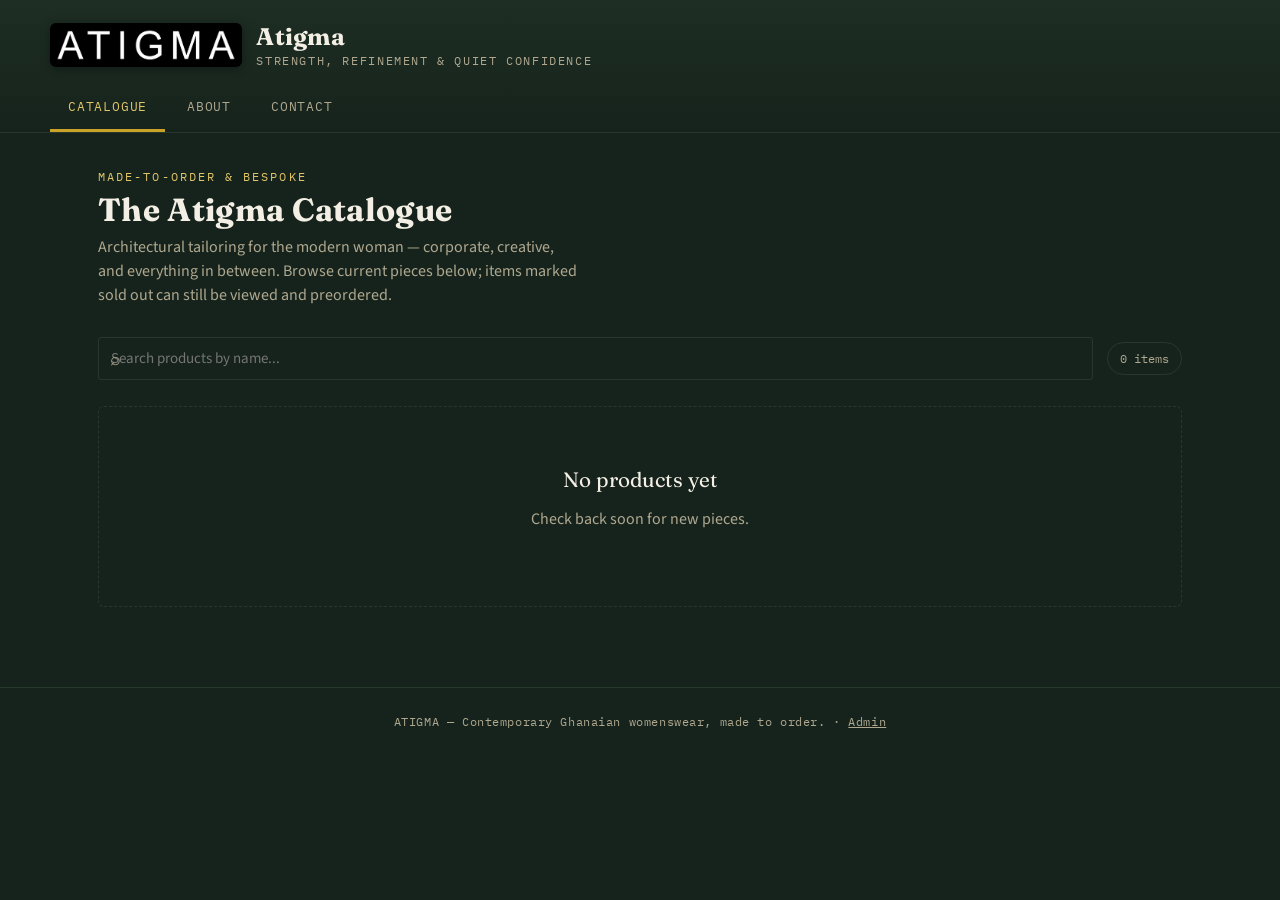
<file: atigma/index.html>
<!DOCTYPE html>
<html lang="en">
<head>
<meta charset="UTF-8">
<meta name="viewport" content="width=device-width, initial-scale=1.0">
<title>ATIGMA — Elegant Womenswear, Made to Order</title>
<link rel="icon" href="images/logo.png">
<link rel="preconnect" href="https://fonts.googleapis.com">
<link href="https://fonts.googleapis.com/css2?family=Fraunces:ital,opsz,wght@0,9..144,400;0,9..144,600;0,9..144,700;1,9..144,500&family=Source+Sans+3:wght@400;500;600;700&family=IBM+Plex+Mono:wght@400;500;600&display=swap" rel="stylesheet">
<link rel="stylesheet" href="css/style.css">
</head>
<body>

<div class="topband">
  <div class="brand-row">
    <div class="brand">
      <img class="brand-mark" src="images/logo.png" alt="ATIGMA">
      <div class="brand-text">
        <h1>Atigma</h1>
        <p>Strength, refinement &amp; quiet confidence</p>
      </div>
    </div>
  </div>
  <nav class="tabs">
    <a class="nav-tab active" href="index.html">Catalogue</a>
    <a class="nav-tab" href="about.html">About</a>
    <a class="nav-tab" href="contact.html">Contact</a>
  </nav>
</div>

<main>
  <p class="eyebrow">Made-to-order &amp; bespoke</p>
  <h2 class="page-title">The Atigma Catalogue</h2>
  <p class="page-sub">Architectural tailoring for the modern woman — corporate, creative, and everything in between. Browse current pieces below; items marked sold out can still be viewed and preordered.</p>

  <div class="toolbar">
    <div class="search-box">
      <input type="text" id="searchInput" placeholder="Search products by name...">
    </div>
    <div class="count-pill" id="countPill">0 items</div>
  </div>

  <div id="catalogueGrid" class="grid"></div>
</main>

<div class="modal-overlay" id="productModalOverlay" onclick="handleOverlayClick(event)">
  <div class="modal-box">
    <button class="modal-close" onclick="closeProductModal()">&times;</button>
    <div id="modalContent"></div>
  </div>
</div>

<footer>ATIGMA — Contemporary Ghanaian womenswear, made to order. &middot; <a href="admin.html">Admin</a></footer>

<script src="js/api.js"></script>
<script src="js/theme.js"></script>
<script src="js/catalogue.js"></script>
</body>
</html>
</file>
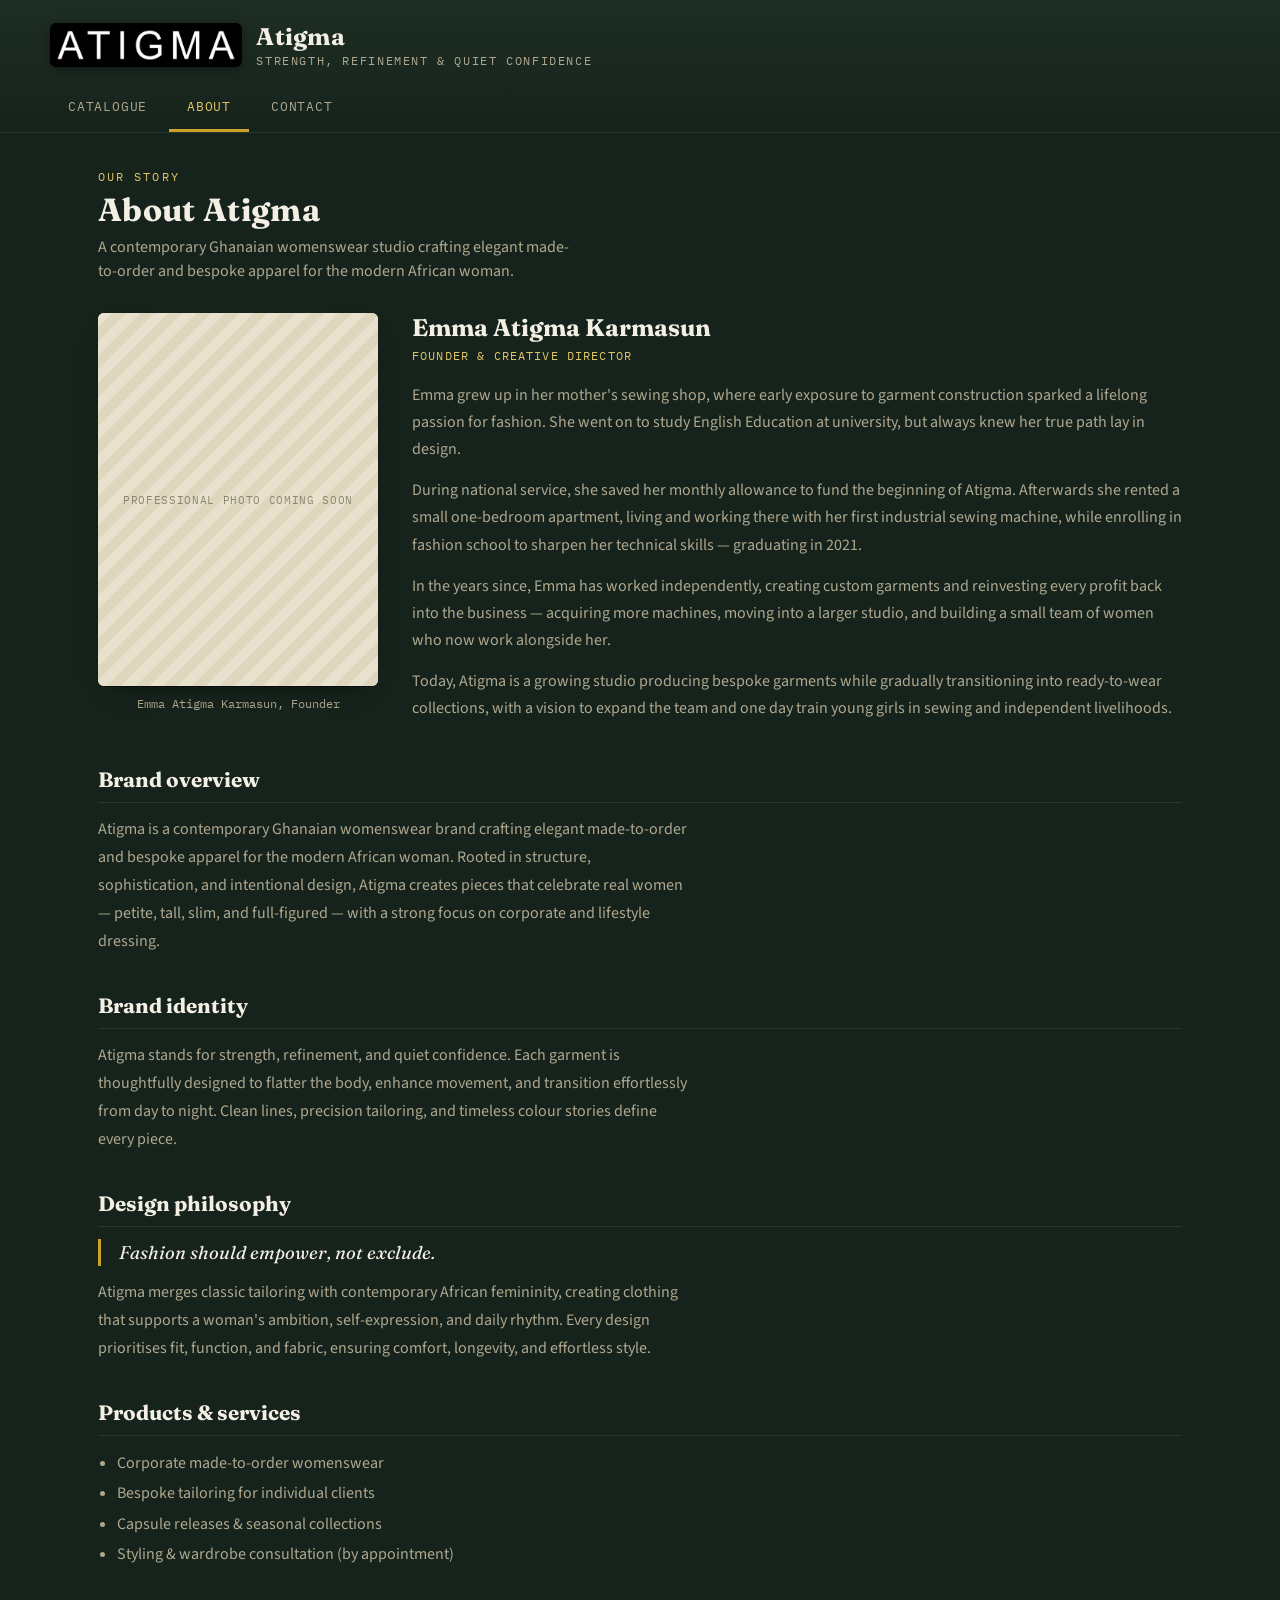
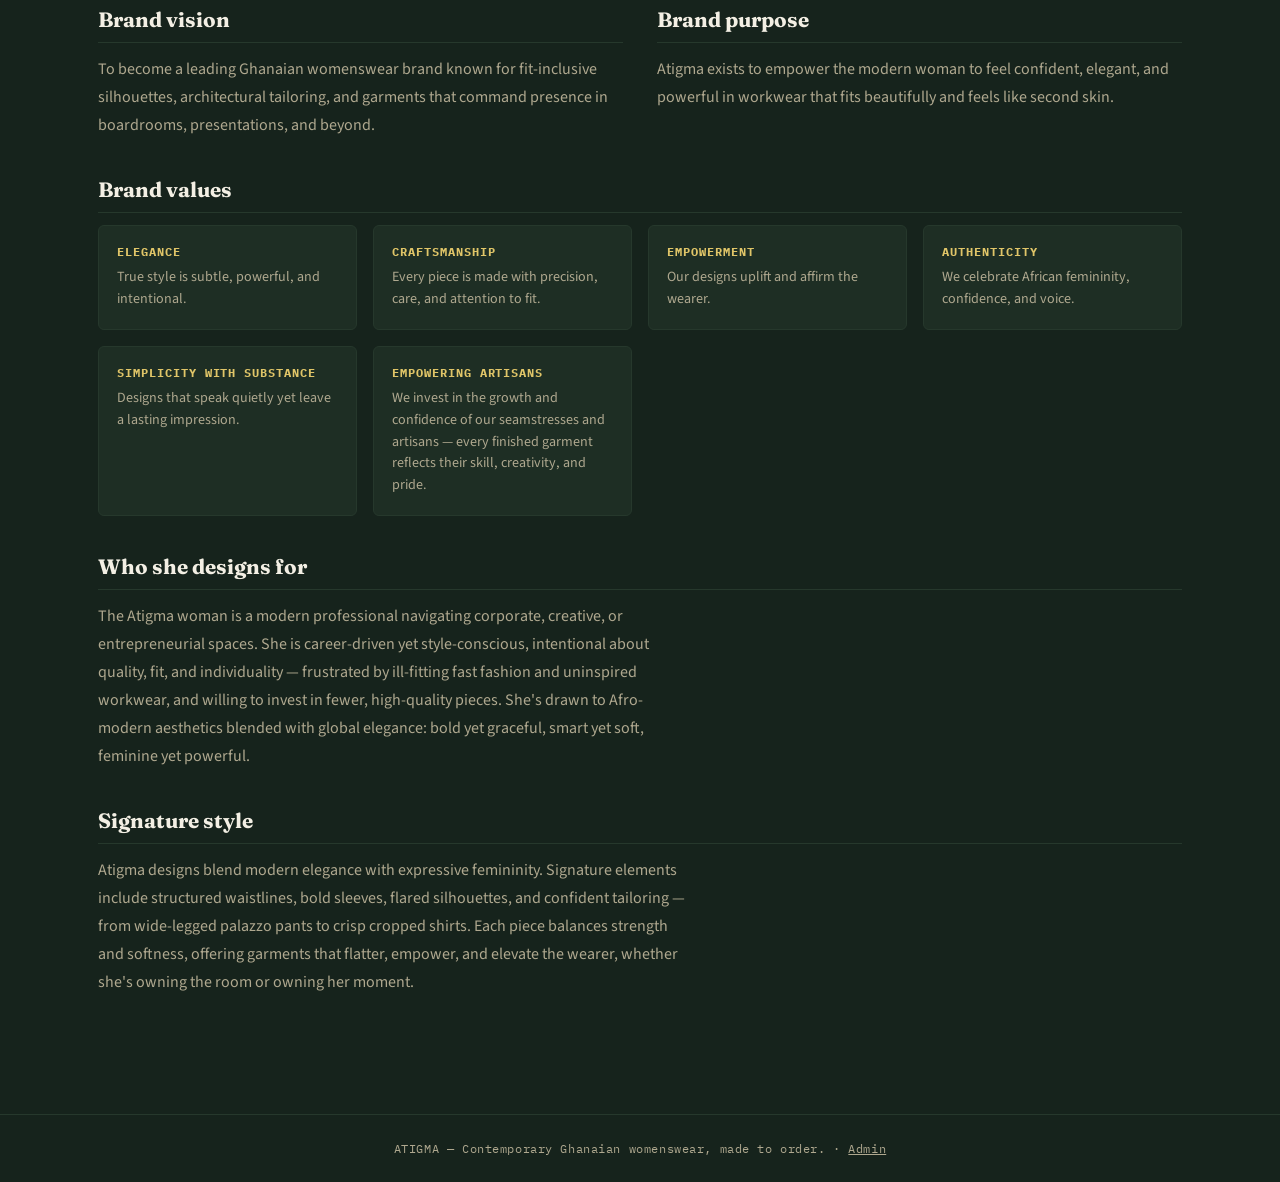
<file: atigma/about.html>
<!DOCTYPE html>
<html lang="en">
<head>
<meta charset="UTF-8">
<meta name="viewport" content="width=device-width, initial-scale=1.0">
<title>About — ATIGMA</title>
<link rel="icon" href="images/logo.png">
<link rel="preconnect" href="https://fonts.googleapis.com">
<link href="https://fonts.googleapis.com/css2?family=Fraunces:ital,opsz,wght@0,9..144,400;0,9..144,600;0,9..144,700;1,9..144,500&family=Source+Sans+3:wght@400;500;600;700&family=IBM+Plex+Mono:wght@400;500;600&display=swap" rel="stylesheet">
<link rel="stylesheet" href="css/style.css">
</head>
<body>

<div class="topband">
  <div class="brand-row">
    <div class="brand">
      <img class="brand-mark" src="images/logo.png" alt="ATIGMA">
      <div class="brand-text">
        <h1>Atigma</h1>
        <p>Strength, refinement &amp; quiet confidence</p>
      </div>
    </div>
  </div>
  <nav class="tabs">
    <a class="nav-tab" href="index.html">Catalogue</a>
    <a class="nav-tab active" href="about.html">About</a>
    <a class="nav-tab" href="contact.html">Contact</a>
  </nav>
</div>

<main>
  <p class="eyebrow">Our story</p>
  <h2 class="page-title">About Atigma</h2>
  <p class="page-sub">A contemporary Ghanaian womenswear studio crafting elegant made-to-order and bespoke apparel for the modern African woman.</p>

  <div class="about-hero">
    <div>
      <div class="about-photo-wrap">
        <img id="founderPhoto" style="display:none;" alt="Emma Atigma Karmasun, founder of Atigma">
        <div class="about-photo-placeholder" id="founderPhotoPlaceholder">Professional photo coming soon</div>
      </div>
      <p class="about-photo-caption">Emma Atigma Karmasun, Founder</p>
    </div>
    <div class="about-intro">
      <h3>Emma Atigma Karmasun</h3>
      <p class="about-role">Founder &amp; Creative Director</p>
      <p>Emma grew up in her mother's sewing shop, where early exposure to garment construction sparked a lifelong passion for fashion. She went on to study English Education at university, but always knew her true path lay in design.</p>
      <p>During national service, she saved her monthly allowance to fund the beginning of Atigma. Afterwards she rented a small one-bedroom apartment, living and working there with her first industrial sewing machine, while enrolling in fashion school to sharpen her technical skills — graduating in 2021.</p>
      <p>In the years since, Emma has worked independently, creating custom garments and reinvesting every profit back into the business — acquiring more machines, moving into a larger studio, and building a small team of women who now work alongside her.</p>
      <p>Today, Atigma is a growing studio producing bespoke garments while gradually transitioning into ready-to-wear collections, with a vision to expand the team and one day train young girls in sewing and independent livelihoods.</p>
    </div>
  </div>

  <div class="about-section">
    <h3>Brand overview</h3>
    <p>Atigma is a contemporary Ghanaian womenswear brand crafting elegant made-to-order and bespoke apparel for the modern African woman. Rooted in structure, sophistication, and intentional design, Atigma creates pieces that celebrate real women — petite, tall, slim, and full-figured — with a strong focus on corporate and lifestyle dressing.</p>
  </div>

  <div class="about-section">
    <h3>Brand identity</h3>
    <p>Atigma stands for strength, refinement, and quiet confidence. Each garment is thoughtfully designed to flatter the body, enhance movement, and transition effortlessly from day to night. Clean lines, precision tailoring, and timeless colour stories define every piece.</p>
  </div>

  <div class="about-section">
    <h3>Design philosophy</h3>
    <blockquote>Fashion should empower, not exclude.</blockquote>
    <p>Atigma merges classic tailoring with contemporary African femininity, creating clothing that supports a woman's ambition, self-expression, and daily rhythm. Every design prioritises fit, function, and fabric, ensuring comfort, longevity, and effortless style.</p>
  </div>

  <div class="about-section">
    <h3>Products &amp; services</h3>
    <ul>
      <li>Corporate made-to-order womenswear</li>
      <li>Bespoke tailoring for individual clients</li>
      <li>Capsule releases &amp; seasonal collections</li>
      <li>Styling &amp; wardrobe consultation (by appointment)</li>
    </ul>
  </div>

  <div class="about-grid-2">
    <div class="about-section">
      <h3>Brand vision</h3>
      <p>To become a leading Ghanaian womenswear brand known for fit-inclusive silhouettes, architectural tailoring, and garments that command presence in boardrooms, presentations, and beyond.</p>
    </div>
    <div class="about-section">
      <h3>Brand purpose</h3>
      <p>Atigma exists to empower the modern woman to feel confident, elegant, and powerful in workwear that fits beautifully and feels like second skin.</p>
    </div>
  </div>

  <div class="about-section">
    <h3>Brand values</h3>
    <div class="values-grid">
      <div class="value-card"><h4>Elegance</h4><p>True style is subtle, powerful, and intentional.</p></div>
      <div class="value-card"><h4>Craftsmanship</h4><p>Every piece is made with precision, care, and attention to fit.</p></div>
      <div class="value-card"><h4>Empowerment</h4><p>Our designs uplift and affirm the wearer.</p></div>
      <div class="value-card"><h4>Authenticity</h4><p>We celebrate African femininity, confidence, and voice.</p></div>
      <div class="value-card"><h4>Simplicity with substance</h4><p>Designs that speak quietly yet leave a lasting impression.</p></div>
      <div class="value-card"><h4>Empowering artisans</h4><p>We invest in the growth and confidence of our seamstresses and artisans — every finished garment reflects their skill, creativity, and pride.</p></div>
    </div>
  </div>

  <div class="about-section">
    <h3>Who she designs for</h3>
    <p>The Atigma woman is a modern professional navigating corporate, creative, or entrepreneurial spaces. She is career-driven yet style-conscious, intentional about quality, fit, and individuality — frustrated by ill-fitting fast fashion and uninspired workwear, and willing to invest in fewer, high-quality pieces. She's drawn to Afro-modern aesthetics blended with global elegance: bold yet graceful, smart yet soft, feminine yet powerful.</p>
  </div>

  <div class="about-section">
    <h3>Signature style</h3>
    <p>Atigma designs blend modern elegance with expressive femininity. Signature elements include structured waistlines, bold sleeves, flared silhouettes, and confident tailoring — from wide-legged palazzo pants to crisp cropped shirts. Each piece balances strength and softness, offering garments that flatter, empower, and elevate the wearer, whether she's owning the room or owning her moment.</p>
  </div>
</main>

<footer>ATIGMA — Contemporary Ghanaian womenswear, made to order. &middot; <a href="admin.html">Admin</a></footer>

<script src="js/api.js"></script>
<script src="js/theme.js"></script>
<script src="js/about.js"></script>
</body>
</html>
</file>
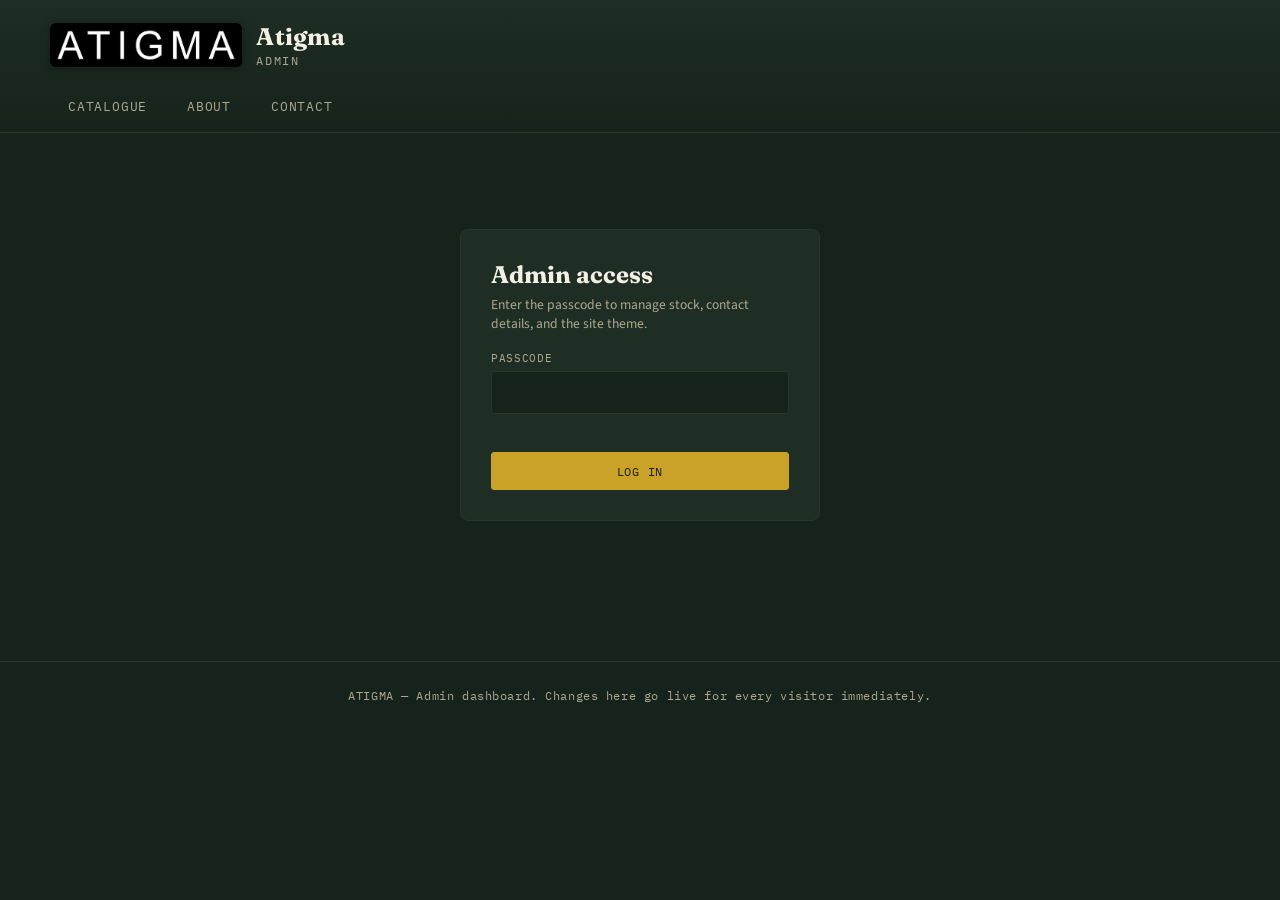
<file: atigma/admin.html>
<!DOCTYPE html>
<html lang="en">
<head>
<meta charset="UTF-8">
<meta name="viewport" content="width=device-width, initial-scale=1.0">
<title>Admin — ATIGMA</title>
<link rel="icon" href="images/logo.png">
<link rel="preconnect" href="https://fonts.googleapis.com">
<link href="https://fonts.googleapis.com/css2?family=Fraunces:ital,opsz,wght@0,9..144,400;0,9..144,600;0,9..144,700;1,9..144,500&family=Source+Sans+3:wght@400;500;600;700&family=IBM+Plex+Mono:wght@400;500;600&display=swap" rel="stylesheet">
<link rel="stylesheet" href="css/style.css">
</head>
<body>

<div class="topband">
  <div class="brand-row">
    <div class="brand">
      <img class="brand-mark" src="images/logo.png" alt="ATIGMA">
      <div class="brand-text">
        <h1>Atigma</h1>
        <p>Admin</p>
      </div>
    </div>
  </div>
  <nav class="tabs">
    <a class="nav-tab" href="index.html">Catalogue</a>
    <a class="nav-tab" href="about.html">About</a>
    <a class="nav-tab" href="contact.html">Contact</a>
  </nav>
</div>

<main>

  <!-- ===================== LOGIN VIEW ===================== -->
  <div id="loginView" class="admin-login-wrap">
    <div class="admin-login-card">
      <h2>Admin access</h2>
      <p>Enter the passcode to manage stock, contact details, and the site theme.</p>
      <form id="loginForm">
        <label for="passcodeInput" style="margin-top:0;">Passcode</label>
        <input type="password" id="passcodeInput" autocomplete="off" required>
        <div class="admin-error" id="loginError"></div>
        <button type="submit" class="btn btn-primary btn-full">Log in</button>
      </form>
    </div>
  </div>

  <!-- ===================== DASHBOARD VIEW ===================== -->
  <div id="dashboardView" style="display:none;">
    <div class="admin-topbar">
      <div>
        <p class="eyebrow">Back office</p>
        <h2 class="page-title" style="margin-bottom:0;">Manage Atigma</h2>
      </div>
      <button class="btn btn-ghost" onclick="logout()">Log out</button>
    </div>

    <div class="panel" style="margin-bottom:24px;">
      <h3 class="panel-title">Site theme</h3>
      <p class="panel-note">Pick a look for the whole catalogue. It changes for every visitor, not just you.</p>
      <div class="theme-grid" id="themeGrid"></div>
    </div>

    <div class="manage-layout" style="margin-bottom:34px;">
      <div class="panel">
        <h3 class="panel-title">Post a new product</h3>
        <p class="panel-note">A product ID is assigned automatically.</p>
        <form id="addForm">
          <label for="newName">Product name</label>
          <input type="text" id="newName" placeholder="e.g. Structured wrap blazer" required>

          <label for="newPrice">Price (GHS)</label>
          <input type="number" id="newPrice" placeholder="0.00" min="0" step="0.01" required>

          <label for="newDesc">Description</label>
          <textarea id="newDesc" placeholder="Short description customers will see"></textarea>

          <label for="newImages">Product photos (up to 5)</label>
          <input type="file" id="newImages" accept="image/*" multiple onchange="handleNewImages(event)">
          <div class="thumb-strip" id="newImagesPreview" style="display:none;"></div>
          <p class="image-count-note" id="newImagesCount"></p>

          <button type="submit" class="btn btn-primary btn-full">Post product</button>
        </form>
      </div>

      <div>
        <div id="manageList" class="manage-list"></div>
      </div>
    </div>

    <div class="panel" style="max-width:520px;">
      <h3 class="panel-title">Founder photo</h3>
      <p class="panel-note">Shown on the About page.</p>
      <img id="founderPhotoPreview" style="display:none; width:160px; height:200px; object-fit:cover; border-radius:6px; margin-bottom:12px;" alt="">
      <input type="file" accept="image/*" onchange="handleFounderPhoto(event)">
    </div>

    <div class="panel" style="max-width:520px; margin-top:24px;">
      <h3 class="panel-title">Contact &amp; social details</h3>
      <p class="panel-note">Shown to customers on the Contact page.</p>

      <label for="settingEmail">Contact email</label>
      <input type="email" id="settingEmail">

      <label for="settingWa">WhatsApp number (with country code, digits only)</label>
      <input type="tel" id="settingWa" placeholder="e.g. 233241234567">

      <label for="settingWaMsg">Default WhatsApp message</label>
      <textarea id="settingWaMsg"></textarea>

      <label for="settingInstagram">Instagram link</label>
      <input type="text" id="settingInstagram" placeholder="https://instagram.com/atigma">

      <label for="settingLinkedin">LinkedIn link</label>
      <input type="text" id="settingLinkedin" placeholder="https://linkedin.com/company/atigma">

      <label for="settingFacebook">Facebook link</label>
      <input type="text" id="settingFacebook" placeholder="https://facebook.com/atigma">

      <label for="settingTiktok">TikTok link</label>
      <input type="text" id="settingTiktok" placeholder="https://tiktok.com/@atigma">

      <label for="settingPasscode">Change admin passcode (leave blank to keep current)</label>
      <input type="text" id="settingPasscode" autocomplete="off">

      <button class="btn btn-primary btn-full" onclick="saveContactSettings()">Save details</button>
      <p class="helper-text" id="settingsSavedNote"></p>
    </div>
  </div>

</main>

<footer>ATIGMA — Admin dashboard. Changes here go live for every visitor immediately.</footer>

<script src="js/api.js"></script>
<script src="js/theme.js"></script>
<script src="js/admin.js"></script>
</body>
</html>
</file>
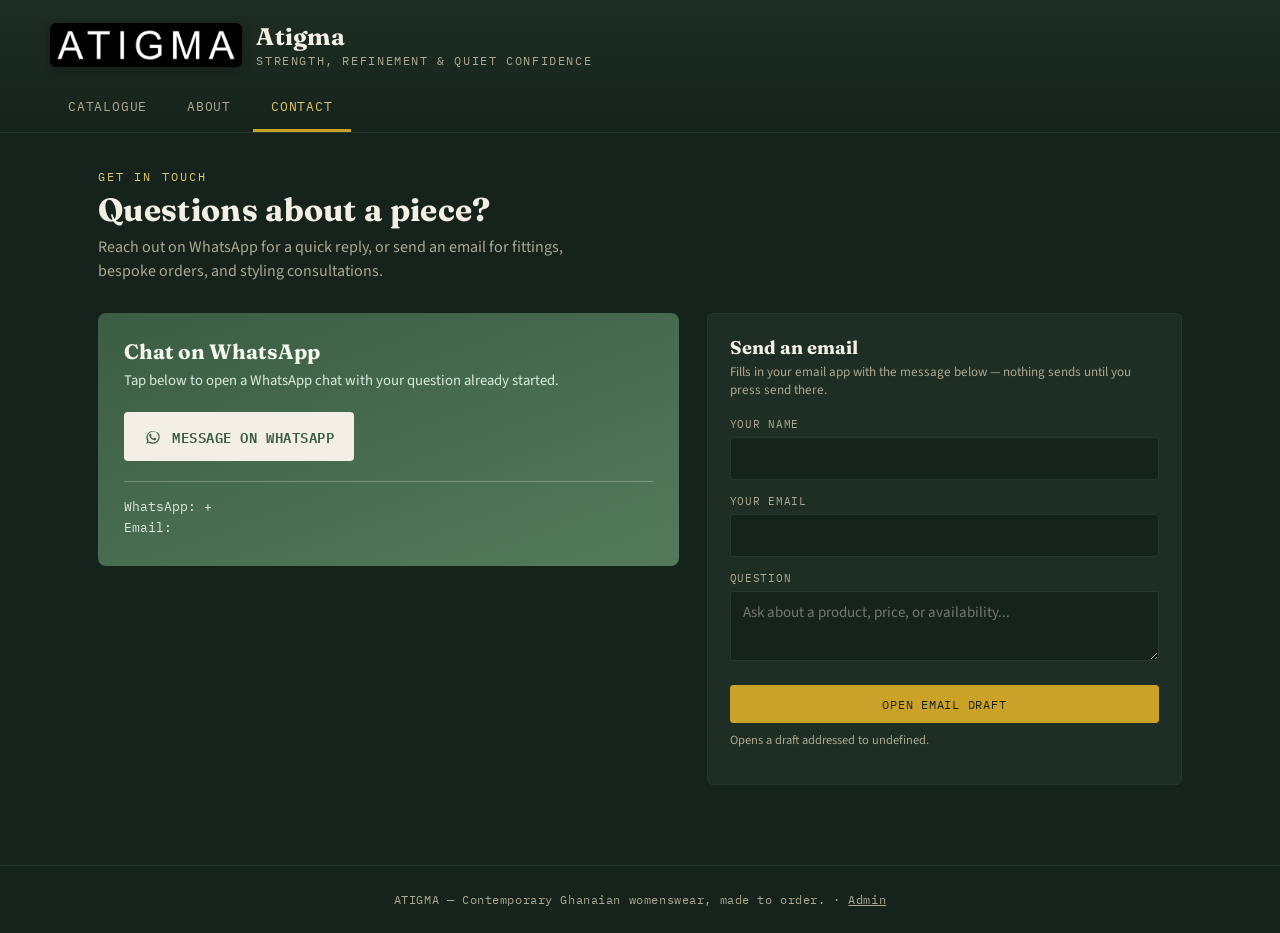
<file: atigma/contact.html>
<!DOCTYPE html>
<html lang="en">
<head>
<meta charset="UTF-8">
<meta name="viewport" content="width=device-width, initial-scale=1.0">
<title>Contact — ATIGMA</title>
<link rel="icon" href="images/logo.png">
<link rel="preconnect" href="https://fonts.googleapis.com">
<link href="https://fonts.googleapis.com/css2?family=Fraunces:ital,opsz,wght@0,9..144,400;0,9..144,600;0,9..144,700;1,9..144,500&family=Source+Sans+3:wght@400;500;600;700&family=IBM+Plex+Mono:wght@400;500;600&display=swap" rel="stylesheet">
<link rel="stylesheet" href="css/style.css">
</head>
<body>

<div class="topband">
  <div class="brand-row">
    <div class="brand">
      <img class="brand-mark" src="images/logo.png" alt="ATIGMA">
      <div class="brand-text">
        <h1>Atigma</h1>
        <p>Strength, refinement &amp; quiet confidence</p>
      </div>
    </div>
  </div>
  <nav class="tabs">
    <a class="nav-tab" href="index.html">Catalogue</a>
    <a class="nav-tab" href="about.html">About</a>
    <a class="nav-tab active" href="contact.html">Contact</a>
  </nav>
</div>

<main>
  <p class="eyebrow">Get in touch</p>
  <h2 class="page-title">Questions about a piece?</h2>
  <p class="page-sub">Reach out on WhatsApp for a quick reply, or send an email for fittings, bespoke orders, and styling consultations.</p>

  <div class="contact-grid">
    <div class="whatsapp-card">
      <h3>Chat on WhatsApp</h3>
      <p>Tap below to open a WhatsApp chat with your question already started.</p>
      <a id="waButton" class="wa-btn" href="#" target="_blank" rel="noopener">
        <svg class="wa-icon" viewBox="0 0 24 24" fill="currentColor"><path d="M17.6 6.3A8.86 8.86 0 0 0 12 4a8.86 8.86 0 0 0-7.6 13.4L3 21l3.7-1.3A8.86 8.86 0 0 0 12 21a8.86 8.86 0 0 0 5.6-15.7Zm-5.6 13a7.3 7.3 0 0 1-3.7-1l-.3-.2-2.4.8.8-2.4-.2-.3A7.3 7.3 0 1 1 12 19.3Zm4-5.5c-.2-.1-1.3-.6-1.5-.7-.2-.1-.4-.1-.5.1-.2.2-.6.7-.8.9-.1.2-.3.2-.5.1-.2-.1-1-.4-2-1.2-.7-.6-1.2-1.4-1.4-1.6-.1-.2 0-.4.1-.5l.4-.4c.1-.1.2-.3.2-.4.1-.2 0-.3 0-.4l-.7-1.6c-.2-.4-.3-.4-.5-.4h-.4c-.2 0-.4.1-.6.3-.2.2-.8.8-.8 1.9s.8 2.2.9 2.4c.1.2 1.6 2.5 4 3.4.5.2 1 .4 1.3.5.5.2 1 .1 1.4.1.4-.1 1.3-.5 1.5-1 .2-.5.2-.9.1-1l-.4-.2Z"/></svg>
        <span>Message on WhatsApp</span>
      </a>
      <div class="contact-detail" id="waDetail"></div>
    </div>

    <div class="panel">
      <h3 class="panel-title">Send an email</h3>
      <p class="panel-note">Fills in your email app with the message below — nothing sends until you press send there.</p>
      <form class="msg-form">
        <label for="msgName">Your name</label>
        <input type="text" id="msgName" required>

        <label for="msgEmail">Your email</label>
        <input type="email" id="msgEmail" required>

        <label for="msgBody">Question</label>
        <textarea id="msgBody" placeholder="Ask about a product, price, or availability..." required></textarea>

        <button type="submit" class="btn btn-primary btn-full">Open email draft</button>
      </form>
      <p class="helper-text" id="emailHelper"></p>
    </div>
  </div>

  <div class="social-section" id="socialSection" style="display:none;">
    <h3>Follow Atigma</h3>
    <p>See new collections, fittings, and behind-the-scenes from the studio.</p>
    <div class="social-row" id="socialRow"></div>
  </div>
</main>

<footer>ATIGMA — Contemporary Ghanaian womenswear, made to order. &middot; <a href="admin.html">Admin</a></footer>

<script src="js/api.js"></script>
<script src="js/theme.js"></script>
<script src="js/contact.js"></script>
</body>
</html>
</file>
<file: atigma/css/style.css>
:root{
  --ink:#16231C;
  --ink-soft:#1E2E24;
  --ink-softer:#26382C;
  --paper:#F3EFE4;
  --paper-dim:#E7E1CE;
  --ledger-green:#3B5D42;
  --ledger-green-light:#547A5C;
  --gold:#C9A227;
  --gold-soft:#E0C568;
  --stamp-red:#A63D2F;
  --line:#8B8570;
  --text-on-ink:#F3EFE4;
  --text-muted:#AFA88F;
  --font-display:'Fraunces', serif;
  --font-body:'Source Sans 3', sans-serif;
  --font-mono:'IBM Plex Mono', monospace;
}

*{ box-sizing:border-box; }
html{ scroll-behavior:smooth; }
body{
  margin:0;
  background:var(--ink);
  color:var(--text-on-ink);
  font-family:var(--font-body);
  min-height:100vh;
}
::selection{ background:var(--gold); color:var(--ink); }
:focus-visible{ outline:2px solid var(--gold); outline-offset:2px; }
a{ color:inherit; }
button{ font-family:inherit; cursor:pointer; }

/* ---------- Top band ---------- */
.topband{
  border-bottom:1px solid var(--ink-softer);
  padding:22px clamp(16px,4vw,48px) 0;
  background:linear-gradient(180deg, var(--ink-soft), var(--ink));
}
.brand-row{
  display:flex; align-items:center; justify-content:space-between;
  flex-wrap:wrap; gap:16px;
  max-width:1180px; margin:0 auto;
}
.brand{ display:flex; align-items:center; gap:14px; }
.brand-mark{
  height:44px; width:auto; border-radius:6px;
  box-shadow:0 2px 10px rgba(0,0,0,0.35);
  flex-shrink:0; display:block; background:#000;
}
.brand-text h1{
  font-family:var(--font-display); font-weight:700;
  font-size:1.5rem; margin:0; letter-spacing:0.01em;
}
.brand-text p{
  margin:2px 0 0; font-family:var(--font-mono); font-size:0.72rem;
  letter-spacing:0.14em; text-transform:uppercase; color:var(--text-muted);
}
nav.tabs{ display:flex; gap:4px; max-width:1180px; margin:18px auto 0; flex-wrap:wrap; }
.nav-tab{
  background:none; border:none; border-bottom:3px solid transparent;
  color:var(--text-muted); font-family:var(--font-mono); font-size:0.82rem;
  letter-spacing:0.06em; text-transform:uppercase;
  padding:12px 18px 14px; transition:color .15s ease, border-color .15s ease;
  text-decoration:none; display:inline-block;
}
.nav-tab:hover{ color:var(--text-on-ink); }
.nav-tab.active{ color:var(--gold-soft); border-bottom-color:var(--gold); }

/* ---------- Layout shell ---------- */
main{ max-width:1180px; margin:0 auto; padding:36px clamp(16px,4vw,48px) 80px; }
.eyebrow{
  font-family:var(--font-mono); font-size:0.72rem; letter-spacing:0.18em;
  text-transform:uppercase; color:var(--gold-soft); margin:0 0 6px;
}
h2.page-title{
  font-family:var(--font-display); font-weight:700; font-size:2rem;
  margin:0 0 6px; letter-spacing:0.01em;
}
.page-sub{ color:var(--text-muted); margin:0 0 30px; max-width:60ch; line-height:1.5; }

/* ---------- Toolbar / search ---------- */
.toolbar{ display:flex; gap:14px; align-items:center; flex-wrap:wrap; margin-bottom:26px; }
.search-box{ position:relative; flex:1; min-width:220px; }
.search-box input{
  width:100%; background:var(--ink-soft); border:1px solid var(--ink-softer);
  color:var(--text-on-ink); padding:11px 14px 11px 36px; border-radius:3px;
  font-family:var(--font-body); font-size:0.95rem;
}
.search-box::before{
  content:"\2315"; position:absolute; left:12px; top:50%; transform:translateY(-50%);
  color:var(--text-muted); font-size:1.1rem;
}
.count-pill{
  font-family:var(--font-mono); font-size:0.75rem; color:var(--text-muted);
  border:1px solid var(--ink-softer); padding:8px 12px; border-radius:20px; white-space:nowrap;
}

/* ---------- Product grid ---------- */
.grid{ display:grid; grid-template-columns:repeat(3, 1fr); gap:22px; }
@media (max-width:880px){ .grid{ grid-template-columns:repeat(2, 1fr); } }
@media (max-width:560px){ .grid{ grid-template-columns:1fr; } }

.product-card{
  position:relative; background:var(--paper); color:var(--ink);
  border-radius:4px; overflow:hidden; cursor:pointer;
  box-shadow:0 1px 0 rgba(0,0,0,0.4), 0 8px 20px -12px rgba(0,0,0,0.6);
  display:flex; flex-direction:column;
  transition:transform .15s ease, box-shadow .15s ease;
}
.product-card:hover{
  transform:translateY(-3px);
  box-shadow:0 2px 0 rgba(0,0,0,0.4), 0 16px 28px -14px rgba(0,0,0,0.75);
}
.image-count-badge{
  position:absolute; bottom:8px; right:8px; z-index:2;
  background:rgba(22,35,28,0.72); color:#fff;
  font-family:var(--font-mono); font-size:0.62rem; letter-spacing:0.04em;
  padding:3px 8px; border-radius:10px;
}
.card-image-wrap{ position:relative; width:100%; aspect-ratio:4/3; overflow:hidden; background:var(--paper-dim); }
.card-image-wrap img{ width:100%; height:100%; object-fit:cover; display:block; transition:filter .2s ease, opacity .2s ease; }
.card-image-placeholder{
  width:100%; height:100%; display:flex; align-items:center; justify-content:center;
  color:var(--line); font-family:var(--font-mono); font-size:0.7rem;
  letter-spacing:0.08em; text-transform:uppercase; text-align:center; padding:20px;
  background:repeating-linear-gradient(135deg, var(--paper-dim), var(--paper-dim) 10px, #DED7BE 10px, #DED7BE 20px);
}
.product-card.sold .card-image-wrap img{ filter:grayscale(0.4); opacity:0.55; }
.card-strip{ height:4px; background:var(--ledger-green); }
.product-card.sold .card-strip{ background:var(--stamp-red); }
.card-body{ padding:16px 18px 20px; flex:1; display:flex; flex-direction:column; gap:8px; }
.card-top-row{
  display:flex; justify-content:space-between; align-items:baseline;
  font-family:var(--font-mono); font-size:0.7rem; color:var(--ledger-green); letter-spacing:0.06em;
}
.status-badge{
  font-family:var(--font-mono); font-size:0.65rem; text-transform:uppercase;
  letter-spacing:0.08em; padding:2px 8px; border-radius:10px;
  background:rgba(59,93,66,0.15); color:var(--ledger-green);
}
.status-badge.out{ background:rgba(166,61,47,0.15); color:var(--stamp-red); }
.product-card h3{ font-family:var(--font-display); font-size:1.2rem; margin:2px 0 0; line-height:1.25; }
.product-desc{
  font-size:0.85rem; color:#4A4536; line-height:1.5; margin:0;
  display:-webkit-box; -webkit-line-clamp:2; -webkit-box-orient:vertical; overflow:hidden;
}
.card-price{
  font-family:var(--font-mono); font-weight:600; font-size:1.3rem; color:var(--ledger-green);
  margin-top:4px; border-top:1px dashed var(--line); padding-top:10px;
}
.sold-stamp{
  position:absolute; top:50%; left:50%; transform:translate(-50%,-50%) rotate(-9deg);
  border:3px double var(--stamp-red); color:var(--stamp-red);
  font-family:var(--font-mono); font-weight:700; letter-spacing:3px; text-transform:uppercase;
  padding:5px 16px; font-size:1rem; pointer-events:none; z-index:2;
  background:rgba(243,239,228,0.9);
}
.empty-state{ border:1px dashed var(--ink-softer); border-radius:6px; padding:60px 20px; text-align:center; color:var(--text-muted); }
.empty-state p.big{ font-family:var(--font-display); font-size:1.3rem; color:var(--text-on-ink); margin:0 0 6px; }

/* ---------- Panels / forms (shared by admin) ---------- */
.panel{ background:var(--ink-soft); border:1px solid var(--ink-softer); border-radius:6px; padding:22px; }
.panel h3.panel-title{ font-family:var(--font-display); font-size:1.15rem; margin:0 0 4px; }
.panel-note{ color:var(--text-muted); font-size:0.82rem; margin:0 0 18px; }
label{
  display:block; font-family:var(--font-mono); font-size:0.7rem; letter-spacing:0.06em;
  text-transform:uppercase; color:var(--text-muted); margin:14px 0 6px;
}
label:first-child{ margin-top:0; }
input[type=text], input[type=number], input[type=email], input[type=tel], input[type=password], textarea{
  width:100%; background:var(--ink); border:1px solid var(--ink-softer);
  color:var(--text-on-ink); padding:10px 12px; border-radius:3px;
  font-family:var(--font-body); font-size:0.94rem;
}
textarea{ resize:vertical; min-height:70px; line-height:1.4; }
input:focus, textarea:focus{ border-color:var(--gold); }

.thumb-strip{ display:flex; gap:8px; flex-wrap:wrap; margin-top:10px; }
.thumb-chip{ position:relative; width:60px; height:60px; border-radius:4px; overflow:hidden; background:var(--ink-softer); flex-shrink:0; }
.thumb-chip img{ width:100%; height:100%; object-fit:cover; display:block; }
.thumb-remove{
  position:absolute; top:2px; right:2px; width:18px; height:18px; border-radius:50%;
  background:rgba(10,10,10,0.75); color:#fff; border:none; font-size:0.7rem; line-height:1;
  display:flex; align-items:center; justify-content:center; padding:0;
}
.thumb-remove:hover{ background:var(--stamp-red); }
.image-count-note{ font-family:var(--font-mono); font-size:0.68rem; color:var(--text-muted); margin-top:6px; }

.btn{
  display:inline-flex; align-items:center; justify-content:center; gap:8px;
  border:1px solid var(--gold); background:transparent; color:var(--gold-soft);
  font-family:var(--font-mono); font-size:0.78rem; letter-spacing:0.06em; text-transform:uppercase;
  padding:10px 16px; border-radius:3px; transition:background .15s ease, color .15s ease;
  text-decoration:none;
}
.btn:hover{ background:var(--gold); color:var(--ink); }
.btn-primary{ background:var(--gold); color:var(--ink); }
.btn-primary:hover{ background:var(--gold-soft); }
.btn-full{ width:100%; margin-top:18px; }
.btn-danger{ border-color:var(--stamp-red); color:#E1A196; }
.btn-danger:hover{ background:var(--stamp-red); color:var(--text-on-ink); }
.btn-ghost{ border-color:var(--ink-softer); color:var(--text-muted); }
.btn-ghost:hover{ background:var(--ink-softer); color:var(--text-on-ink); }
.btn-sm{ padding:7px 11px; font-size:0.7rem; }

.manage-list{ display:flex; flex-direction:column; gap:12px; }
.manage-layout{ display:grid; grid-template-columns:340px 1fr; gap:34px; align-items:start; }
@media (max-width:820px){ .manage-layout{ grid-template-columns:1fr; } }
.manage-row{
  background:var(--ink-soft); border:1px solid var(--ink-softer); border-radius:6px;
  padding:16px 18px; display:flex; align-items:center; gap:16px; flex-wrap:wrap;
}
.manage-row.sold{ opacity:0.65; }
.manage-row .m-id{ font-family:var(--font-mono); font-size:0.72rem; color:var(--text-muted); width:64px; flex-shrink:0; }
.manage-row .m-info{ flex:1; min-width:160px; }
.manage-row .m-info h4{ font-family:var(--font-display); margin:0 0 2px; font-size:1.05rem; }
.manage-row .m-info p{ margin:0; font-size:0.82rem; color:var(--text-muted); }
.manage-row .m-price{ font-family:var(--font-mono); color:var(--gold-soft); font-weight:600; width:90px; text-align:right; flex-shrink:0; }
.m-actions{ display:flex; gap:8px; flex-wrap:wrap; }
.m-thumb{ width:56px; height:56px; border-radius:4px; object-fit:cover; flex-shrink:0; background:var(--ink-softer); }
.m-thumb-empty{
  display:flex; align-items:center; justify-content:center; text-align:center;
  font-family:var(--font-mono); font-size:0.55rem; color:var(--text-muted);
  letter-spacing:0.04em; text-transform:uppercase; line-height:1.2; padding:4px;
}
.edit-form{ display:flex; flex-direction:column; gap:10px; flex:1; min-width:220px; }
.edit-form .row2{ display:flex; gap:10px; }
.confirm-inline{ display:flex; align-items:center; gap:8px; font-size:0.82rem; color:var(--text-muted); }

/* ---------- Theme picker ---------- */
.theme-grid{ display:grid; grid-template-columns:repeat(auto-fill, minmax(140px,1fr)); gap:14px; }
.theme-swatch{
  border:2px solid var(--ink-softer); border-radius:8px; padding:10px; background:var(--ink-soft);
  cursor:pointer; text-align:left; transition:border-color .15s ease, transform .15s ease;
  display:flex; flex-direction:column; gap:2px;
}
.theme-swatch:hover{ transform:translateY(-2px); }
.theme-swatch.active{ border-color:var(--gold); }
.swatch-preview{ display:flex; height:38px; border-radius:5px; overflow:hidden; margin-bottom:8px; }
.swatch-preview span{ flex:1; }
.swatch-name{ font-family:var(--font-display); font-size:0.92rem; color:var(--text-on-ink); }
.swatch-desc{ font-family:var(--font-mono); font-size:0.62rem; color:var(--text-muted); }

/* ---------- Admin login card (admin.html) ---------- */
.admin-login-wrap{ max-width:360px; margin:60px auto; text-align:center; }
.admin-login-card{ background:var(--ink-soft); border:1px solid var(--ink-softer); border-radius:8px; padding:30px; text-align:left; }
.admin-login-card h2{ font-family:var(--font-display); margin:0 0 6px; }
.admin-login-card p{ color:var(--text-muted); font-size:0.85rem; margin:0 0 18px; }
.admin-error{ color:#E1A196; font-size:0.78rem; margin-top:8px; min-height:1em; }
.admin-topbar{ display:flex; justify-content:space-between; align-items:center; margin-bottom:26px; }
.admin-topbar .btn{ flex-shrink:0; }

/* ---------- Product modal ---------- */
.modal-overlay{
  position:fixed; inset:0; background:rgba(10,16,12,0.78);
  display:none; align-items:center; justify-content:center; z-index:70; padding:20px;
}
.modal-overlay.open{ display:flex; }
.modal-box{
  position:relative; background:var(--paper); color:var(--ink); border-radius:8px;
  max-width:720px; width:100%; max-height:88vh; overflow-y:auto;
}
.modal-close{
  position:absolute; top:12px; right:12px; width:32px; height:32px; border-radius:50%;
  background:rgba(22,35,28,0.85); color:var(--text-on-ink); border:none; font-size:1.1rem;
  line-height:1; z-index:5; display:flex; align-items:center; justify-content:center;
}
.modal-close:hover{ background:var(--stamp-red); }
#modalContent{ display:flex; flex-direction:column; }
@media (min-width:640px){ #modalContent{ flex-direction:row; } }
.modal-gallery{ flex:1 1 50%; background:var(--paper-dim); display:flex; flex-direction:column; }
.modal-main-image{ width:100%; aspect-ratio:4/3; object-fit:cover; display:block; }
.modal-main-placeholder{
  width:100%; aspect-ratio:4/3; display:flex; align-items:center; justify-content:center;
  color:var(--line); font-family:var(--font-mono); font-size:0.75rem; text-transform:uppercase;
  letter-spacing:0.06em; text-align:center; padding:20px;
  background:repeating-linear-gradient(135deg, var(--paper-dim), var(--paper-dim) 10px, #DED7BE 10px, #DED7BE 20px);
}
.modal-thumbs{ display:flex; gap:6px; padding:10px; flex-wrap:wrap; }
.modal-thumb{ width:50px; height:50px; object-fit:cover; border-radius:3px; cursor:pointer; opacity:0.6; border:2px solid transparent; display:block; }
.modal-thumb.active{ opacity:1; border-color:var(--gold); }
.modal-info{ flex:1 1 50%; padding:26px; display:flex; flex-direction:column; gap:8px; }
.modal-top-row{ display:flex; justify-content:space-between; align-items:center; font-family:var(--font-mono); font-size:0.75rem; color:var(--ledger-green); }
.modal-title{ font-family:var(--font-display); font-size:1.5rem; margin:2px 0 0; }
.modal-desc{ font-size:0.92rem; color:#4A4536; line-height:1.55; margin:0; }
.modal-price{
  font-family:var(--font-mono); font-weight:600; font-size:1.5rem; color:var(--ledger-green);
  border-top:1px dashed var(--line); padding-top:12px; margin-top:4px;
}
.modal-back{
  background:none; border:none; color:var(--ledger-green); font-family:var(--font-mono);
  font-size:0.75rem; text-transform:uppercase; letter-spacing:0.05em; padding:0; margin-bottom:14px; text-align:left;
}
.modal-back:hover{ text-decoration:underline; }
.modal-error{ color:var(--stamp-red); font-size:0.8rem; min-height:1.2em; margin:8px 0 0; }
.modal-send-actions{ display:flex; gap:10px; flex-wrap:wrap; margin-top:10px; }
.modal-send-actions .btn{ flex:1; min-width:150px; }
.modal-info label{ color:var(--ledger-green); margin-top:14px; }
.modal-info label:first-of-type{ margin-top:0; }
.modal-info input[type=text], .modal-info textarea{ background:#fff; border:1px solid var(--line); color:var(--ink); }

/* ---------- About page ---------- */
.about-hero{ display:grid; grid-template-columns:280px 1fr; gap:34px; align-items:start; margin-bottom:44px; }
@media (max-width:720px){ .about-hero{ grid-template-columns:1fr; } }
.about-photo-wrap{
  position:relative; aspect-ratio:3/4; border-radius:6px; overflow:hidden; background:var(--paper-dim);
  box-shadow:0 1px 0 rgba(0,0,0,0.4), 0 10px 24px -14px rgba(0,0,0,0.7);
}
.about-photo-wrap img{ width:100%; height:100%; object-fit:cover; display:block; }
.about-photo-placeholder{
  width:100%; height:100%; display:flex; flex-direction:column; align-items:center; justify-content:center;
  gap:6px; color:var(--line); font-family:var(--font-mono); font-size:0.7rem; text-transform:uppercase;
  letter-spacing:0.06em; text-align:center; padding:20px;
  background:repeating-linear-gradient(135deg, var(--paper-dim), var(--paper-dim) 10px, #DED7BE 10px, #DED7BE 20px);
}
.about-photo-caption{ margin-top:10px; font-family:var(--font-mono); font-size:0.72rem; color:var(--text-muted); text-align:center; }
.about-intro h3{ font-family:var(--font-display); font-size:1.5rem; margin:0 0 4px; }
.about-intro .about-role{ font-family:var(--font-mono); font-size:0.72rem; letter-spacing:0.1em; text-transform:uppercase; color:var(--gold-soft); margin:0 0 16px; }
.about-intro p{ line-height:1.7; color:var(--text-muted); margin:0 0 14px; }
.about-intro p:last-child{ margin-bottom:0; }
.about-section{ margin-bottom:38px; }
.about-section h3{ font-family:var(--font-display); font-size:1.3rem; margin:0 0 12px; padding-bottom:10px; border-bottom:1px solid var(--ink-softer); }
.about-section p{ line-height:1.75; color:var(--text-muted); max-width:74ch; margin:0 0 12px; }
.about-section p:last-child{ margin-bottom:0; }
.about-section ul{ margin:0; padding-left:1.2em; color:var(--text-muted); line-height:1.9; }
.about-section blockquote{ border-left:3px solid var(--gold); margin:0 0 12px; padding:2px 0 2px 18px; font-family:var(--font-display); font-style:italic; font-size:1.15rem; color:var(--text-on-ink); }
.about-grid-2{ display:grid; grid-template-columns:1fr 1fr; gap:34px; margin-bottom:38px; }
@media (max-width:720px){ .about-grid-2{ grid-template-columns:1fr; gap:8px; } }
.about-grid-2 .about-section{ margin-bottom:0; }
.values-grid{ display:grid; grid-template-columns:repeat(auto-fill, minmax(220px,1fr)); gap:16px; }
.value-card{ background:var(--ink-soft); border:1px solid var(--ink-softer); border-radius:6px; padding:18px; }
.value-card h4{ font-family:var(--font-mono); font-size:0.75rem; letter-spacing:0.08em; text-transform:uppercase; color:var(--gold-soft); margin:0 0 8px; }
.value-card p{ margin:0; font-size:0.88rem; line-height:1.55; color:var(--text-muted); }

/* ---------- Contact page ---------- */
.contact-grid{ display:grid; grid-template-columns:1.1fr 0.9fr; gap:28px; align-items:start; }
@media (max-width:820px){ .contact-grid{ grid-template-columns:1fr; } }
.whatsapp-card{ background:linear-gradient(160deg, var(--ledger-green), var(--ledger-green-light)); border-radius:8px; padding:26px; color:#F3F7F0; }
.whatsapp-card h3{ font-family:var(--font-display); font-size:1.3rem; margin:0 0 6px; }
.whatsapp-card p{ margin:0 0 20px; color:#DCEBDF; line-height:1.5; font-size:0.92rem; }
.wa-btn{
  display:inline-flex; align-items:center; gap:10px; background:#F3EFE4; color:var(--ledger-green);
  font-family:var(--font-mono); font-weight:600; font-size:0.85rem; letter-spacing:0.04em;
  padding:13px 20px; border-radius:4px; text-decoration:none; text-transform:uppercase; transition:transform .12s ease;
}
.wa-btn:hover{ transform:translateY(-1px); }
.wa-icon{ width:18px; height:18px; flex-shrink:0; }
.contact-detail{ margin-top:20px; padding-top:16px; border-top:1px solid rgba(255,255,255,0.25); font-family:var(--font-mono); font-size:0.8rem; }
.contact-detail div{ margin-bottom:4px; opacity:0.9; }
form.msg-form .row2{ display:flex; gap:10px; }
.helper-text{ font-size:0.78rem; color:var(--text-muted); margin-top:8px; line-height:1.5; }
.social-section{ margin-top:36px; }
.social-section h3{ font-family:var(--font-display); font-size:1.1rem; margin:0 0 4px; }
.social-section p{ color:var(--text-muted); font-size:0.85rem; margin:0 0 16px; }
.social-row{ display:flex; gap:12px; flex-wrap:wrap; }
.social-btn{
  display:flex; align-items:center; justify-content:center; width:46px; height:46px; border-radius:50%;
  background:var(--ink-soft); border:1px solid var(--ink-softer); color:var(--text-on-ink);
  transition:background .15s ease, border-color .15s ease, transform .15s ease;
}
.social-btn:hover{ background:var(--gold); color:var(--ink); border-color:var(--gold); transform:translateY(-2px); }
.social-btn svg{ width:20px; height:20px; }
.social-empty{ font-family:var(--font-mono); font-size:0.78rem; color:var(--text-muted); }

footer{
  text-align:center; padding:26px; color:var(--text-muted);
  font-family:var(--font-mono); font-size:0.72rem; letter-spacing:0.05em;
  border-top:1px solid var(--ink-softer);
}
footer a{ color:var(--text-muted); text-decoration:underline; }

@media (prefers-reduced-motion: reduce){ *{ animation:none !important; transition:none !important; } }
</file>
